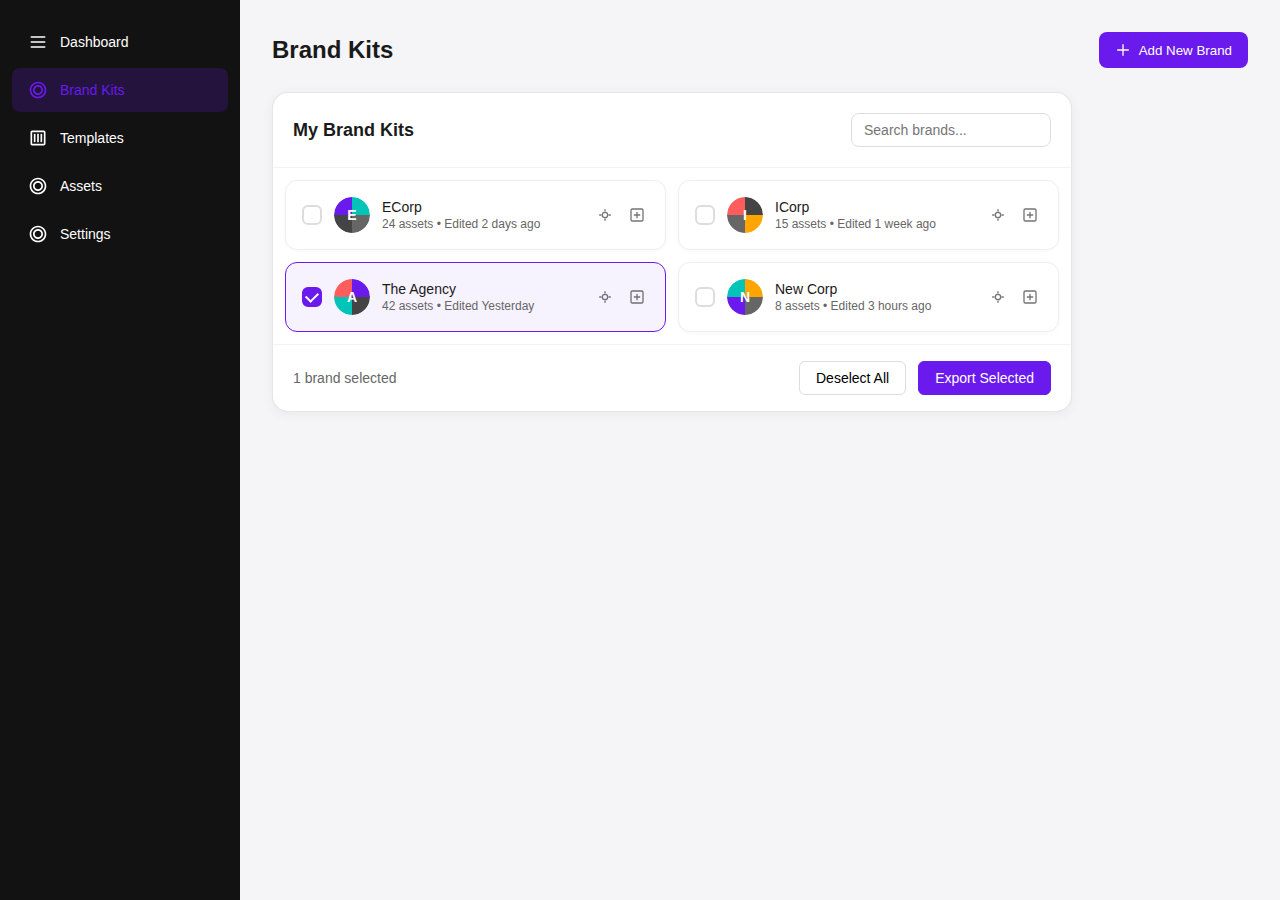
<file: brandkit.html>
<!DOCTYPE html>
<html lang="en">
<head>
    <meta charset="UTF-8">
    <meta name="viewport" content="width=device-width, initial-scale=1.0">
    <title>Brand Management Dashboard</title>
    <style>
        /* Base Styles */
        * {
            margin: 0;
            padding: 0;
            box-sizing: border-box;
            font-family: 'Inter', -apple-system, BlinkMacSystemFont, sans-serif;
        }

        body {
            background-color: #f5f5f7;
            color: #1a1a1a;
            min-height: 100vh;
        }

        .dashboard-container {
            display: grid;
            grid-template-columns: 240px 1fr;
            min-height: 100vh;
        }

        /* Sidebar */
        .sidebar {
            background: #121212;
            color: white;
            padding: 20px 0;
        }

        .sidebar-nav {
            display: flex;
            flex-direction: column;
            gap: 4px;
            padding: 0 12px;
        }

        .nav-item {
            padding: 12px 16px;
            border-radius: 8px;
            display: flex;
            align-items: center;
            gap: 12px;
            font-size: 14px;
            font-weight: 500;
            cursor: pointer;
            transition: all 0.2s ease;
        }

        .nav-item:hover {
            background: rgba(255, 255, 255, 0.1);
        }

        .nav-item.active {
            background: rgba(106, 26, 237, 0.2);
            color: #6A1AED;
        }

        .nav-icon {
            width: 20px;
            height: 20px;
        }

        /* Main Content */
        .main-content {
            padding: 32px;
            background: #f5f5f7;
        }

        .header {
            display: flex;
            justify-content: space-between;
            align-items: center;
            margin-bottom: 24px;
        }

        .page-title {
            font-size: 24px;
            font-weight: 600;
        }

        .action-button {
            padding: 10px 16px;
            background: #6A1AED;
            color: white;
            border: none;
            border-radius: 8px;
            font-weight: 500;
            cursor: pointer;
            display: flex;
            align-items: center;
            gap: 8px;
            transition: all 0.2s ease;
        }

        .action-button:hover {
            background: #5c15d0;
        }

        /* Brand Kits Container */
        .brand-kits-container {
            width: 100%;
            max-width: 800px;
            background: #ffffff;
            border-radius: 16px;
            border: 1px solid rgba(0, 0, 0, 0.1);
            overflow: hidden;
            box-shadow: 0 2px 12px rgba(0, 0, 0, 0.05);
        }

        /* Header */
        .brand-kits-header {
            padding: 20px;
            border-bottom: 1px solid rgba(0, 0, 0, 0.05);
            display: flex;
            justify-content: space-between;
            align-items: center;
        }

        .brand-kits-title {
            font-size: 18px;
            font-weight: 600;
            color: #1a1a1a;
        }

        .search-filter {
            display: flex;
            gap: 12px;
        }

        .search-input {
            padding: 8px 12px;
            border: 1px solid #ddd;
            border-radius: 8px;
            font-size: 14px;
            width: 200px;
        }

        /* Cards Container */
        .brand-kit-cards {
            padding: 12px;
            display: grid;
            grid-template-columns: repeat(auto-fill, minmax(360px, 1fr));
            gap: 12px;
        }

        /* Individual Card */
        .brand-kit-card {
            background: #ffffff;
            border-radius: 12px;
            padding: 16px;
            display: flex;
            align-items: center;
            justify-content: space-between;
            transition: all 0.2s ease;
            border: 1px solid #eee;
            box-shadow: 0 1px 4px rgba(0, 0, 0, 0.03);
        }

        .brand-kit-card:hover {
            border-color: #ddd;
            box-shadow: 0 2px 8px rgba(0, 0, 0, 0.08);
        }

        .brand-kit-card.checked {
            border-color: #6A1AED;
            background: rgba(106, 26, 237, 0.05);
        }

        /* Card Left Section */
        .card-left {
            display: flex;
            align-items: center;
            gap: 12px;
            flex: 1;
        }

        /* Custom Checkbox */
        .brand-kit-checkbox {
            appearance: none;
            -webkit-appearance: none;
            width: 20px;
            height: 20px;
            border: 2px solid #ddd;
            border-radius: 6px;
            cursor: pointer;
            position: relative;
            transition: all 0.2s ease;
        }

        .brand-kit-checkbox:checked {
            background-color: #6A1AED;
            border-color: #6A1AED;
        }

        .brand-kit-checkbox:checked::after {
            content: '';
            position: absolute;
            top: 50%;
            left: 50%;
            width: 6px;
            height: 10px;
            border: solid white;
            border-width: 0 2px 2px 0;
            transform: translate(-50%, -60%) rotate(45deg);
        }

        /* Brand Logo */
        .brand-logo {
            width: 36px;
            height: 36px;
            border-radius: 50%;
            display: flex;
            align-items: center;
            justify-content: center;
            position: relative;
            overflow: hidden;
        }

        .logo-initial {
            font-weight: 600;
            font-size: 14px;
            color: white;
            z-index: 2;
        }

        .logo-parts {
            position: absolute;
            width: 100%;
            height: 100%;
            z-index: 1;
        }

        .logo-part {
            position: absolute;
            width: 50%;
            height: 50%;
        }

        .part-1 {
            top: 0;
            left: 0;
            border-top-left-radius: 100%;
        }

        .part-2 {
            top: 0;
            right: 0;
            border-top-right-radius: 100%;
        }

        .part-3 {
            bottom: 0;
            left: 0;
            border-bottom-left-radius: 100%;
        }

        .part-4 {
            bottom: 0;
            right: 0;
            border-bottom-right-radius: 100%;
        }

        /* Brand Info */
        .brand-info {
            flex: 1;
        }

        .brand-name {
            font-size: 14px;
            font-weight: 500;
            color: #1a1a1a;
            margin-bottom: 2px;
        }

        .brand-meta {
            font-size: 12px;
            color: #666;
        }

        /* Card Actions */
        .card-actions {
            display: flex;
            align-items: center;
            gap: 8px;
        }

        .action-icon {
            width: 24px;
            height: 24px;
            cursor: pointer;
            opacity: 0.6;
            transition: all 0.2s ease;
            padding: 4px;
            border-radius: 4px;
        }

        .action-icon:hover {
            opacity: 1;
            background: rgba(0, 0, 0, 0.05);
        }

        /* Footer Actions */
        .brand-kits-footer {
            padding: 16px 20px;
            border-top: 1px solid rgba(0, 0, 0, 0.05);
            display: flex;
            justify-content: space-between;
            align-items: center;
        }

        .selected-count {
            font-size: 14px;
            color: #666;
        }

        .footer-actions {
            display: flex;
            gap: 12px;
        }

        .footer-button {
            padding: 8px 16px;
            border-radius: 6px;
            font-size: 14px;
            font-weight: 500;
            cursor: pointer;
            transition: all 0.2s ease;
            border: 1px solid #ddd;
            background: white;
        }

        .footer-button.primary {
            background: #6A1AED;
            color: white;
            border-color: #6A1AED;
        }

        .footer-button.primary:hover {
            background: #5c15d0;
        }

        .footer-button.secondary:hover {
            background: #f5f5f5;
        }

        /* Color Variables */
        .color-primary { background-color: #6A1AED; }
        .color-secondary { background-color: #00C4B8; }
        .color-tertiary { background-color: #FF5C5C; }
        .color-quaternary { background-color: #FFA500; }
        .color-gray { background-color: #444444; }
        .color-light-gray { background-color: #666666; }

        /* Modal */
        .modal-overlay {
            position: fixed;
            top: 0;
            left: 0;
            right: 0;
            bottom: 0;
            background: rgba(0, 0, 0, 0.5);
            display: flex;
            justify-content: center;
            align-items: center;
            z-index: 1000;
            opacity: 0;
            pointer-events: none;
            transition: opacity 0.3s ease;
        }

        .modal-overlay.active {
            opacity: 1;
            pointer-events: all;
        }

        .modal {
            background: white;
            border-radius: 12px;
            width: 90%;
            max-width: 500px;
            max-height: 90vh;
            overflow: auto;
            box-shadow: 0 4px 24px rgba(0, 0, 0, 0.15);
            transform: translateY(20px);
            transition: transform 0.3s ease;
        }

        .modal-overlay.active .modal {
            transform: translateY(0);
        }

        .modal-header {
            padding: 16px 20px;
            border-bottom: 1px solid #eee;
            display: flex;
            justify-content: space-between;
            align-items: center;
        }

        .modal-title {
            font-size: 18px;
            font-weight: 600;
        }

        .modal-close {
            border: none;
            background: none;
            cursor: pointer;
            font-size: 20px;
            color: #666;
        }

        .modal-body {
            padding: 20px;
        }

        .form-group {
            margin-bottom: 16px;
        }

        .form-label {
            display: block;
            margin-bottom: 8px;
            font-size: 14px;
            font-weight: 500;
        }

        .form-input {
            width: 100%;
            padding: 10px 12px;
            border: 1px solid #ddd;
            border-radius: 8px;
            font-size: 14px;
        }

        .color-preview {
            display: flex;
            gap: 8px;
            margin-top: 12px;
        }

        .color-circle {
            width: 32px;
            height: 32px;
            border-radius: 50%;
            cursor: pointer;
            border: 2px solid transparent;
        }

        .color-circle.selected {
            border-color: #1a1a1a;
        }

        .modal-footer {
            padding: 16px 20px;
            border-top: 1px solid #eee;
            display: flex;
            justify-content: flex-end;
            gap: 12px;
        }
    </style>
</head>
<body>
    <div class="dashboard-container">
        <!-- Sidebar Navigation -->
        <div class="sidebar">
            <div class="sidebar-nav">
                <div class="nav-item">
                    <svg class="nav-icon" viewBox="0 0 24 24" fill="none" xmlns="http://www.w3.org/2000/svg">
                        <path d="M4 6H20M4 12H20M4 18H20" stroke="currentColor" stroke-width="2" stroke-linecap="round" stroke-linejoin="round"/>
                    </svg>
                    Dashboard
                </div>
                <div class="nav-item active">
                    <svg class="nav-icon" viewBox="0 0 24 24" fill="none" xmlns="http://www.w3.org/2000/svg">
                        <path d="M12 2C6.48 2 2 6.48 2 12C2 17.52 6.48 22 12 22C17.52 22 22 17.52 22 12C22 6.48 17.52 2 12 2ZM12 20C7.59 20 4 16.41 4 12C4 7.59 7.59 4 12 4C16.41 4 20 7.59 20 12C20 16.41 16.41 20 12 20Z" fill="currentColor"/>
                        <path d="M12 6C8.69 6 6 8.69 6 12C6 15.31 8.69 18 12 18C15.31 18 18 15.31 18 12C18 8.69 15.31 6 12 6ZM12 16C9.79 16 8 14.21 8 12C8 9.79 9.79 8 12 8C14.21 8 16 9.79 16 12C16 14.21 14.21 16 12 16Z" fill="currentColor"/>
                    </svg>
                    Brand Kits
                </div>
                <div class="nav-item">
                    <svg class="nav-icon" viewBox="0 0 24 24" fill="none" xmlns="http://www.w3.org/2000/svg">
                        <path d="M19 3H5C3.9 3 3 3.9 3 5V19C3 20.1 3.9 21 5 21H19C20.1 21 21 20.1 21 19V5C21 3.9 20.1 3 19 3ZM19 19H5V5H19V19Z" fill="currentColor"/>
                        <path d="M11 17H13V7H11V17Z" fill="currentColor"/>
                        <path d="M7 17H9V7H7V17Z" fill="currentColor"/>
                        <path d="M15 17H17V7H15V17Z" fill="currentColor"/>
                    </svg>
                    Templates
                </div>
                <div class="nav-item">
                    <svg class="nav-icon" viewBox="0 0 24 24" fill="none" xmlns="http://www.w3.org/2000/svg">
                        <path d="M12 2C6.48 2 2 6.48 2 12C2 17.52 6.48 22 12 22C17.52 22 22 17.52 22 12C22 6.48 17.52 2 12 2ZM12 20C7.59 20 4 16.41 4 12C4 7.59 7.59 4 12 4C16.41 4 20 7.59 20 12C20 16.41 16.41 20 12 20Z" fill="currentColor"/>
                        <path d="M12 6C8.69 6 6 8.69 6 12C6 15.31 8.69 18 12 18C15.31 18 18 15.31 18 12C18 8.69 15.31 6 12 6ZM12 16C9.79 16 8 14.21 8 12C8 9.79 9.79 8 12 8C14.21 8 16 9.79 16 12C16 14.21 14.21 16 12 16Z" fill="currentColor"/>
                    </svg>
                    Assets
                </div>
                <div class="nav-item">
                    <svg class="nav-icon" viewBox="0 0 24 24" fill="none" xmlns="http://www.w3.org/2000/svg">
                        <path d="M12 2C6.48 2 2 6.48 2 12C2 17.52 6.48 22 12 22C17.52 22 22 17.52 22 12C22 6.48 17.52 2 12 2ZM12 20C7.59 20 4 16.41 4 12C4 7.59 7.59 4 12 4C16.41 4 20 7.59 20 12C20 16.41 16.41 20 12 20Z" fill="currentColor"/>
                        <path d="M12 6C8.69 6 6 8.69 6 12C6 15.31 8.69 18 12 18C15.31 18 18 15.31 18 12C18 8.69 15.31 6 12 6ZM12 16C9.79 16 8 14.21 8 12C8 9.79 9.79 8 12 8C14.21 8 16 9.79 16 12C16 14.21 14.21 16 12 16Z" fill="currentColor"/>
                    </svg>
                    Settings
                </div>
            </div>
        </div>

        <!-- Main Content -->
        <div class="main-content">
            <div class="header">
                <h1 class="page-title">Brand Kits</h1>
                <button class="action-button" id="add-brand-btn">
                    <svg width="16" height="16" viewBox="0 0 24 24" fill="none" xmlns="http://www.w3.org/2000/svg">
                        <path d="M12 4V20M4 12H20" stroke="white" stroke-width="2" stroke-linecap="round"/>
                    </svg>
                    Add New Brand
                </button>
            </div>

            <div class="brand-kits-container">
                <div class="brand-kits-header">
                    <h2 class="brand-kits-title">My Brand Kits</h2>
                    <div class="search-filter">
                        <input type="text" class="search-input" placeholder="Search brands...">
                    </div>
                </div>
                
                <div class="brand-kit-cards" id="brand-kit-cards">
                    <!-- Cards will be dynamically inserted here -->
                </div>

                <div class="brand-kits-footer">
                    <div class="selected-count" id="selected-count">0 brands selected</div>
                    <div class="footer-actions">
                        <button class="footer-button secondary" id="deselect-all">Deselect All</button>
                        <button class="footer-button primary" id="export-selected">Export Selected</button>
                    </div>
                </div>
            </div>
        </div>
    </div>

    <!-- Add Brand Modal -->
    <div class="modal-overlay" id="add-brand-modal">
        <div class="modal">
            <div class="modal-header">
                <h3 class="modal-title">Add New Brand Kit</h3>
                <button class="modal-close" id="close-modal">&times;</button>
            </div>
            <div class="modal-body">
                <div class="form-group">
                    <label class="form-label">Brand Name</label>
                    <input type="text" class="form-input" id="brand-name" placeholder="Enter brand name">
                </div>
                <div class="form-group">
                    <label class="form-label">Brand Initial</label>
                    <input type="text" class="form-input" id="brand-initial" maxlength="1" placeholder="First letter of brand">
                </div>
                <div class="form-group">
                    <label class="form-label">Brand Colors</label>
                    <div class="color-preview">
                        <div class="color-circle color-primary selected" data-color="color-primary"></div>
                        <div class="color-circle color-secondary" data-color="color-secondary"></div>
                        <div class="color-circle color-tertiary" data-color="color-tertiary"></div>
                        <div class="color-circle color-quaternary" data-color="color-quaternary"></div>
                        <div class="color-circle color-gray" data-color="color-gray"></div>
                        <div class="color-circle color-light-gray" data-color="color-light-gray"></div>
                    </div>
                </div>
            </div>
            <div class="modal-footer">
                <button class="footer-button secondary" id="cancel-add">Cancel</button>
                <button class="footer-button primary" id="save-brand">Save Brand</button>
            </div>
        </div>
    </div>

    <script>
        document.addEventListener('DOMContentLoaded', function() {
            // Sample brand data
            const brandData = [
                { 
                    id: 'ecorp', 
                    name: 'ECorp', 
                    initial: 'E', 
                    colors: ['color-primary', 'color-secondary', 'color-gray', 'color-light-gray'],
                    lastEdited: '2 days ago',
                    assets: 24
                },
                { 
                    id: 'icorp', 
                    name: 'ICorp', 
                    initial: 'I', 
                    colors: ['color-tertiary', 'color-gray', 'color-light-gray', 'color-quaternary'],
                    lastEdited: '1 week ago',
                    assets: 15
                },
                { 
                    id: 'agency', 
                    name: 'The Agency', 
                    initial: 'A', 
                    colors: ['color-tertiary', 'color-primary', 'color-secondary', 'color-gray'],
                    lastEdited: 'Yesterday',
                    assets: 42,
                    checked: true 
                },
                { 
                    id: 'newcorp', 
                    name: 'New Corp', 
                    initial: 'N', 
                    colors: ['color-secondary', 'color-quaternary', 'color-primary', 'color-light-gray'],
                    lastEdited: '3 hours ago',
                    assets: 8
                }
            ];

            const container = document.getElementById('brand-kit-cards');
            const selectedBrands = new Set();
            let selectedColors = ['color-primary', 'color-secondary', 'color-gray', 'color-light-gray'];

            // Render all brand cards
            function renderBrandCards(brands) {
                container.innerHTML = '';
                brands.forEach(brand => createCard(brand));
                updateSelectedCount();
            }

            // Create a single brand card
            function createCard(brand) {
                const card = document.createElement('div');
                card.className = 'brand-kit-card';
                if (brand.checked) card.classList.add('checked');

                card.innerHTML = `
                    <div class="card-left">
                        <input type="checkbox" class="brand-kit-checkbox" id="${brand.id}-checkbox" ${brand.checked ? 'checked' : ''}>
                        <div class="brand-logo">
                            <div class="logo-parts">
                                ${brand.colors.map((c, i) => `<div class="logo-part part-${i + 1} ${c}"></div>`).join('')}
                            </div>
                            <span class="logo-initial">${brand.initial}</span>
                        </div>
                        <div class="brand-info">
                            <div class="brand-name">${brand.name}</div>
                            <div class="brand-meta">${brand.assets} assets • Edited ${brand.lastEdited}</div>
                        </div>
                    </div>
                    <div class="card-actions">
                        <svg class="action-icon" viewBox="0 0 24 24" fill="none" xmlns="http://www.w3.org/2000/svg">
                            <path d="M12 16C14.2091 16 16 14.2091 16 12C16 9.79086 14.2091 8 12 8C9.79086 8 8 9.79086 8 12C8 14.2091 9.79086 16 12 16Z" stroke="currentColor" stroke-width="2"/>
                            <path d="M12 4V6" stroke="currentColor" stroke-width="2" stroke-linecap="round"/>
                            <path d="M12 18V20" stroke="currentColor" stroke-width="2" stroke-linecap="round"/>
                            <path d="M4 12H6" stroke="currentColor" stroke-width="2" stroke-linecap="round"/>
                            <path d="M18 12H20" stroke="currentColor" stroke-width="2" stroke-linecap="round"/>
                        </svg>
                        <svg class="action-icon" viewBox="0 0 24 24" fill="none" xmlns="http://www.w3.org/2000/svg">
                            <path d="M12 8V16M8 12H16M19 21H5C3.89543 21 3 20.1046 3 19V5C3 3.89543 3.89543 3 5 3H19C20.1046 3 21 3.89543 21 5V19C21 20.1046 20.1046 21 19 21Z" stroke="currentColor" stroke-width="2" stroke-linecap="round"/>
                        </svg>
                    </div>
                `;

                const checkbox = card.querySelector('input');
                checkbox.addEventListener('change', () => {
                    card.classList.toggle('checked', checkbox.checked);
                    if (checkbox.checked) {
                        selectedBrands.add(brand.id);
                    } else {
                        selectedBrands.delete(brand.id);
                    }
                    updateSelectedCount();
                });

                // Add click handlers for action icons
                const actions = card.querySelectorAll('.action-icon');
                actions[0].addEventListener('click', (e) => {
                    e.stopPropagation();
                    alert(`Opening settings for ${brand.name}`);
                });

                actions[1].addEventListener('click', (e) => {
                    e.stopPropagation();
                    alert(`Opening assets for ${brand.name}`);
                });

                // Click anywhere on card to view details
                card.addEventListener('click', (e) => {
                    if (e.target.tagName !== 'INPUT' && !e.target.closest('.action-icon')) {
                        window.location.href = `brand-detail.html?id=${brand.id}`;
                    }
                });

                container.appendChild(card);

                if (brand.checked) selectedBrands.add(brand.id);
            }

            // Update selected count display
            function updateSelectedCount() {
                const count = selectedBrands.size;
                const countElement = document.getElementById('selected-count');
                countElement.textContent = `${count} ${count === 1 ? 'brand' : 'brands'} selected`;
            }

            // Deselect all brands
            document.getElementById('deselect-all').addEventListener('click', () => {
                document.querySelectorAll('.brand-kit-checkbox').forEach(checkbox => {
                    checkbox.checked = false;
                    checkbox.dispatchEvent(new Event('change'));
                });
            });

            // Export selected brands
            document.getElementById('export-selected').addEventListener('click', () => {
                if (selectedBrands.size === 0) {
                    alert('Please select at least one brand kit to export');
                } else {
                    const selectedNames = Array.from(selectedBrands).map(id => 
                        brandData.find(brand => brand.id === id).name
                    );
                    alert(`Preparing export for: ${selectedNames.join(', ')}`);
                    // In a real app, this would trigger a download or API call
                }
            });

            // Modal functionality
            const modal = document.getElementById('add-brand-modal');
            const openModalBtn = document.getElementById('add-brand-btn');
            const closeModalBtn = document.getElementById('close-modal');
            const cancelBtn = document.getElementById('cancel-add');
            const saveBtn = document.getElementById('save-brand');

            openModalBtn.addEventListener('click', () => {
                modal.classList.add('active');
            });

            closeModalBtn.addEventListener('click', () => {
                modal.classList.remove('active');
            });

            cancelBtn.addEventListener('click', () => {
                modal.classList.remove('active');
            });

            // Color selection in modal
            document.querySelectorAll('.color-circle').forEach(circle => {
                circle.addEventListener('click', function() {
                    document.querySelectorAll('.color-circle').forEach(c => c.classList.remove('selected'));
                    this.classList.add('selected');
                    selectedColors = [this.dataset.color];
                });
            });

            // Save new brand
            saveBtn.addEventListener('click', () => {
                const name = document.getElementById('brand-name').value.trim();
                const initial = document.getElementById('brand-initial').value.trim().toUpperCase();
                
                if (!name || !initial) {
                    alert('Please enter both a brand name and initial');
                    return;
                }

                if (initial.length !== 1) {
                    alert('Initial must be a single character');
                    return;
                }

                // Generate a unique ID
                const id = name.toLowerCase().replace(/\s+/g, '-') + '-' + Math.random().toString(36).substr(2, 4);
                
                // Create a new brand object
                const newBrand = {
                    id,
                    name,
                    initial,
                    colors: selectedColors,
                    lastEdited: 'Just now',
                    assets: 0
                };

                // Add to our data and re-render
                brandData.unshift(newBrand);
                renderBrandCards(brandData);
                
                // Reset form and close modal
                document.getElementById('brand-name').value = '';
                document.getElementById('brand-initial').value = '';
                modal.classList.remove('active');
            });

            // Search functionality
            const searchInput = document.querySelector('.search-input');
            searchInput.addEventListener('input', (e) => {
                const searchTerm = e.target.value.toLowerCase();
                const filteredBrands = brandData.filter(brand => 
                    brand.name.toLowerCase().includes(searchTerm) || 
                    brand.initial.toLowerCase().includes(searchTerm)
                );
                renderBrandCards(filteredBrands);
            });

            // Initial render
            renderBrandCards(brandData);
        });
    </script>
</body>
</html>
</file>
